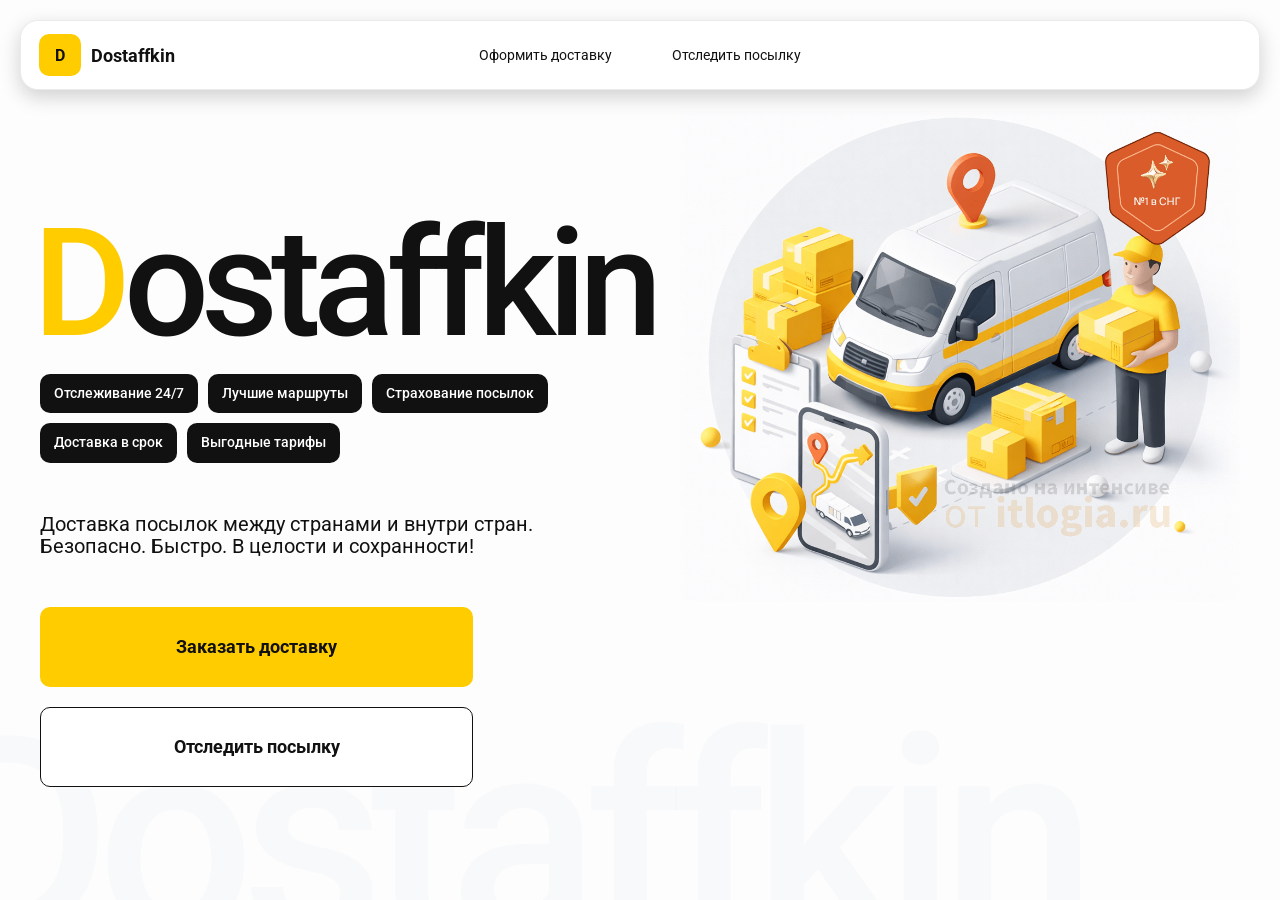
<file: index.html>
<!doctype html>
<html lang="ru">

<head>
    <meta charset="utf-8" />
    <meta name="viewport" content="width=device-width,initial-scale=1,maximum-scale=1,user-scalable=0" />
    <title>Dostaffkin — Доставка посылок между странами и внутри стран. Безопасно. Быстро. В целости и сохранности!
    </title>

    <link href="styles/base.css" rel="stylesheet" />
    <link href="styles/base_adaptive.css" rel="stylesheet" />
    <link href="styles/index.css" rel="stylesheet" />
    <link href="styles/index_adaptive.css" rel="stylesheet" />

</head>

<body>

    <div class="container">
        <header class="header">
            <a class="header-brand" href="#">
                <div class="header-logo">D</div>
                <div class="header-title">Dostaffkin</div>
            </a>
            <nav class="header-menu">
                <a class="header-link" href="./order.html">Оформить <span>доставку</span></a>
                <a class="header-link" href="./track.html">Отследить <span>посылку</span></a>
            </nav>
        </header>
        <main class="main">
            <section class="main-info">
                <div class="main-title">
                    <span>D</span>ostaffkin
                </div>
                <div class="main-features">
                    <div class="main-feature">Отслеживание 24/7</div>
                    <div class="main-feature">Лучшие маршруты</div>
                    <div class="main-feature">Страхование посылок</div>
                    <div class="main-feature">Доставка в срок</div>
                    <div class="main-feature">Выгодные тарифы</div>
                </div>
                <div class="main-description">
                    Доставка посылок между странами и внутри стран.
                    Безопасно. Быстро. В целости и сохранности!
                </div>
                <div class="main-actions">
                    <a class="button" type="button" href="./order.html">Заказать доставку</a>
                    <a class="button button-white" type="button" href="./track.html">Отследить посылку</a>
                </div>
            </section>
            <div class="main-title-ghost">Dostaffkin</div>
            <section class="main-image">
                <img src="images/main-image.png" alt="Main image" />
            </section>

        </main>
    </div>

</body>

</html>
</file>
<file: styles/base.css>
*, *::before, *::after {
    box-sizing: border-box;
}

@font-face {
    font-family: "Roboto";
    src: url("../fonts/Roboto-Regular.ttf");
    font-weight: normal;
}

@font-face {
    font-family: "Roboto";
    src: url("../fonts/Roboto-Bold.ttf");
    font-weight: bold;
}

@font-face {
    font-family: "Roboto";
    src: url("../fonts/Roboto-Medium.ttf");
    font-weight: 500;
}

html, body {
    margin: 0;
    color: #111111;
    font-family: "Roboto", sans-serif;
}

body {
    background: #FDFDFD;
}

.header {
    border-radius: 18px;
    box-shadow: 0 7px 20px 0 #0000002E;
    backdrop-filter: blur(10px);
    background: #ffffff;
    left: 20px;
    border: 1px solid rgba(0, 0, 0, 0.08);
    position: fixed;
    right: 20px;
    top: 20px;
    padding: 14px 18px;
    height: 70px;
    display: flex;
    align-items: center;
    z-index: 6;
}

.header-brand {
    display: flex;
    align-items: center;
    text-decoration: none;
    gap: 10px;
}

.header-logo {
    width: 42px;
    height: 42px;
    border-radius: 10px;
    background: #FFCC00;
    display: grid;
    place-items: center;
    font-weight: bold;
    color: #111;
}

.header-title {
    font-size: 18px;
    font-weight: bold;
    color: #111111;
    text-decoration: none;
}
.header-menu {
    display: flex;
    align-items: center;
    gap: 60px;
    margin: 0;
    position: absolute;
    left: 50%;
    transform: translateX(-50%);
}

.header-link {
    font-size: 14px;
    color: #111111;
    text-decoration: none;
}

.button {
    border: 0;
    outline: none;
    height: 44px;
    border-radius: 10px;
    font-size: 14px;
    font-weight: bold;
    cursor: pointer;
    font-family: inherit;
    transition: transform .08s ease, opacity .12s ease;
    background: #ffcc00;
    color: #111111;
    text-align: center;
    text-decoration: none;
}

.button:hover {
    background-color: #E5BC19;
}

.button:disabled {
    cursor: not-allowed;
    background-color: #FADE6E;
    color: #787878;
    transform: none;
}

.button.button-white {
    background: #ffffff;
    border: 1px solid #111111;
}

.button.button-white:hover {
    background: rgb(241 241 241);
}

.main-field {
    display: flex;
    align-items: center;
    margin-top: 6px;
    gap: 10px;
    border: 1px solid #1111111A;
    background: #FAFAFA;
    border-radius: 10px;
    padding: 10px 12px;
    position: relative;
    box-sizing: border-box;
    height: 50px;
}

.main-field.textarea {
    height: auto;
}

.main-pin {
    width: 28px;
    height: 28px;
    border-radius: 10px;
    background: rgba(17, 17, 17, 0.08);
    display: grid;
    place-items: center;
    flex: 0 0 auto;
    position: relative;
}

.main-pin::before {
    content: "";
    width: 8px;
    height: 8px;
    border-radius: 999px;
    background: orange;
    opacity: .75;
    display: block;
}

.main-field:last-child .main-pin::before {
    background: green;
    opacity: .85;
}

input, textarea {
    width: 100%;
    border: 0;
    outline: none;
    background: transparent;
    font-size: 14px;
    color: #111111;
    font-family: inherit;
}

textarea {
    resize: vertical;
    min-height: 72px;
    padding: 2px 0;
}

input::placeholder, textarea::placeholder {
    color: #7C7C7C;
}

.main-field:focus-within {
    border-color: rgba(0, 0, 0, 0.20);
    box-shadow: 0 0 0 4px rgba(255, 204, 0, 0.35);
    background: rgba(255, 255, 255, 0.75);
}
</file>
<file: styles/base_adaptive.css>
@media (max-width: 767px) {
    .header {
        left: 10px;
        right: 10px;
        top: 10px;
    }

    .header-link span {
        display: none;
    }

    .header-menu {
        gap: 20px;
        justify-content: flex-start;
        margin: 0 0 0 30px;
        position: static;
        transform: none;
    }
}

@media (max-width: 420px) {
    .header-title {
        display: none;
    }
}

@media (max-width: 374px) {
    .header-menu {
        gap: 10px;
        margin: 0 0 0 10px;
    }
}
</file>
<file: styles/index.css>
.container {
    overflow: hidden;
    min-height: 100vh;
}

.main {
    padding: 111px 40px 40px;
    position: relative;
    display: flex;
}

.main-info {
    max-width: 840px;
    width: 100%;
    position: relative;
}

.main-title {
    margin-top: 98px;
    font-weight: 500;
    font-size: 200px;
    line-height: 1;
    letter-spacing: -0.05em;
    color: #111111;
    left: -15px;
    position: relative;
}

.main-title span {
    color: #ffcc00;
}

.main-features {
    margin-top: 15px;
    display: flex;
    flex-wrap: wrap;
    gap: 10px;
}

.main-feature {
    background: #111111;
    color: #ffffff;
    padding: 12px 14px;
    font-weight: 500;
    font-size: 14px;
    line-height: 1.1;
    border-radius: 10px;
}

.main-description {
    margin-top: 50px;
    max-width: 500px;
    font-size: 20px;
    line-height: 1.1;
    color: #111111;
}

.main-actions {
    margin-top: 50px;
    display: flex;
    flex-direction: column;
    gap: 20px;
}

.main-actions .button {
    height: 80px;
    width: 433px;
    font-size: 18px;
    font-weight: bold;
    place-items: center;
    display: grid;
}

.main-title-ghost {
    position: absolute;
    z-index: -1;
    left: -70px;
    bottom: -150px;
    font-weight: 500;
    font-size: 278px;
    line-height: 1;
    letter-spacing: -0.05em;
    color: #ECEDF04D;
}

.main-image {
    width: 1024px;
    top: 100px;
    z-index: -2;
}

.main-image img {
    width: 100%;
    max-width: 1024px;
    height: auto;
    display: block;
}
</file>
<file: styles/index_adaptive.css>
@media (max-width: 1760px) {
    .main-title {
        font-size: 150px;
        left: -7px;
    }

    .main-info {
        max-width: 640px;
    }
}

@media (max-width: 1200px) {
    .main-info {
        max-width: 540px;
    }

    .main {
        padding: 111px 20px 20px;
    }

    .main-title {
        font-size: 120px;
        left: -4px;
    }

    .main-title-ghost {
        font-size: 220px;
    }
}

@media (max-width: 1024px) {
    .main-title {
        margin-top: 30px;
    }

    .main {
        flex-direction: column-reverse;
    }

    .main-image {
        max-width: 350px;
        position: absolute;
        left: 370px;
        top: 370px;
    }

    .main-info {
        max-width: 100%;
    }

    .main-actions {
        gap: 10px;
    }

    .main-actions .button {
        height: 50px;
        font-size: 14px;
        width: auto;
        max-width: 300px;
    }

    .main-description {
        max-width: 350px;
    }
}

@media (max-width: 570px) {
    .main-title {
        font-size: 88px;
    }

    .main-description {
        max-width: 100%
    }

    .main-actions {
       width: 100%;
    }

    .main-actions .button {
        width: 100%;
        max-width: 100%
    }

    .main-image {
        max-width: 650px;
        position: absolute;
        left: 170px;
        top: 70px;
        opacity: 0.2;
    }
}

@media (max-width: 400px) {
    .main-title {
        font-size: 70px;
    }
}
</file>
